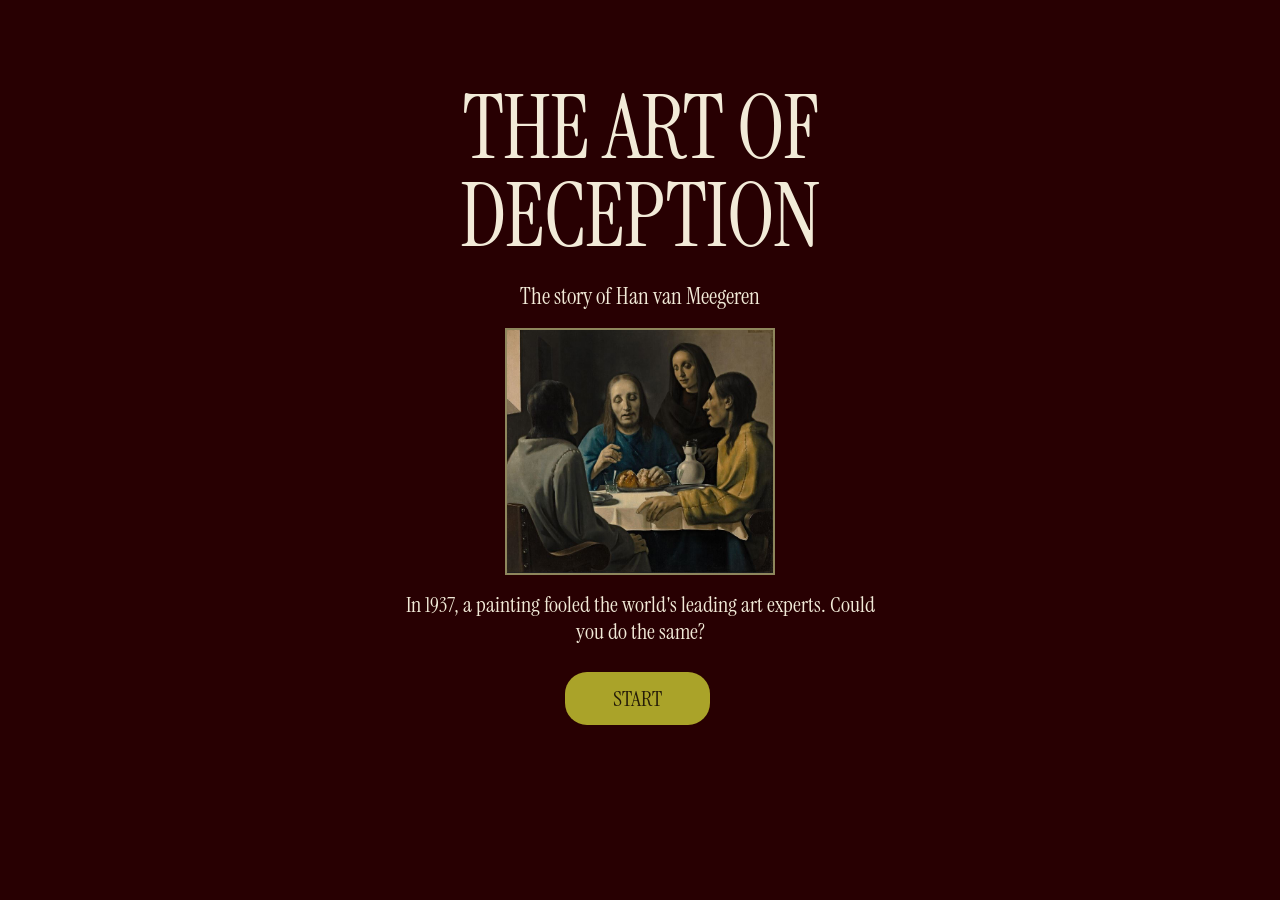
<file: index.html>
<!DOCTYPE html>
<html lang="en">
<head>
	<meta charset="UTF-8">
	<meta name="viewport" content="width=device-width, initial-scale=1.0">

	<title>Can You Fool Vermeer?</title>

<link rel="preconnect" href="https://fonts.googleapis.com">
<link href="https://fonts.googleapis.com/css2?family=Instrument+Serif:ital@0;1&display=swap" rel="stylesheet">
	<link rel="stylesheet" href="style.css">
</head>

<body>

	<main>

        <!-- MUSEUM TITLE SCREEN -->
<section id="startScreen">

    <div class="intro-label">
        AN INTERACTIVE EXHIBITION · 1937
    </div>

    <h1 class="intro-title">
        THE ART OF<br>DECEPTION
    </h1>

    <p class="intro-subtitle">
        The story of Han van Meegeren
    </p>

    <div class="intro-artwork">
        <img src="emmaus.png" alt="The Supper at Emmaus">
    </div>

    <p class="intro-question">
        In 1937, a painting fooled the world's leading art experts.
        Could you do the same?
    </p>

    <button id="startGame">
        START
    </button>

    <p class="intro-footer">
        A SHORT INTERACTIVE MUSEUM EXPERIENCE
    </p>

</section>
<!-- game introduction -->
<!-- intro story -->
<section id="gameIntro" class="game-screen" hidden>

    <div class="stage-label">THE NETHERLANDS · 1937</div>

    <h1>The Art of Deception</h1>

    <div class="museum-card">

        <h2>THE STORY OF HAN VAN MEEGEREN</h2>

        <p>
            Han van Meegeren was a Dutch painter who felt
            that art experts never recognised his talent.
        </p>

        <p>
            He wanted to prove them wrong, so he started
            making fake paintings in the style of Johannes Vermeer.
        </p>

        <p>
            By ageing canvases and experimenting with paint,
            he managed to fool some of the greatest art experts
            of his time.
        </p>

        <h2>NOW IT'S YOUR TURN</h2>

        <p>
            You're stepping into the forger's workshop.
            Age your canvas, mix the right pigments,
            and recreate a convincing painting.
        </p>

        <p>
            Once you're finished, three judges will decide
            whether your forgery is believable.
        </p>

        <p><strong>Can you fool the experts?</strong></p>

    </div>

    <button id="beginForgery" class="continue-button" type="button">
        BEGIN YOUR FORGERY
    </button>

</section>

<section id="prepareScreen" class="game-screen">
    <div class="stage-label">STAGE I</div>

    <h1>Prepare the Forgery</h1>

    <p class="stage-description">
        A convincing forgery needs to look centuries old.
        Time the ageing process carefully.
    </p>

    <div class="museum-card">
        <h2>AGE THE CANVAS</h2>

        <p>
            Stop the marker inside the target area.
            The closer to the centre, the better your forgery.
        </p>
        
<p class="ageing-instruction">
    CANVAS AGEING
</p>
        <div class="timing-bar" id="timingBar">
            <div class="target-zone"></div>
            <div class="perfect-zone"></div>
            <div class="timing-marker" id="timingMarker"></div>
        </div>

        <button id="stopTiming">STOP</button>

        <div id="timingResult" class="timing-result"></div>
    </div>

    <button id="continueToPainting" class="continue-button hidden">
        CONTINUE TO FORGERY
    </button>
</section>


<!-- STAGE 2 - PREPARE THE PAINT -->
<section id="paintScreen" class="game-screen" hidden>

    <div class="stage-label">STAGE II</div>

    <h1>Prepare the Paint</h1>

    <p class="stage-description">
        A convincing forgery requires more than talent.
        Mix your pigments to create the perfect antique shade.
    </p>

    <div class="museum-card">
        <h2>MIX THE PIGMENTS</h2>

        <p>
            Adjust the pigment mixture to match
            the secret colour of the master forger.
        </p>

        <div class="pigment-comparison">
    <div>
        <div class="paint-preview" id="targetPaint"></div>
        <p>MASTER'S PIGMENT</p>
    </div>

    <div>
        <div class="paint-preview" id="paintPreview"></div>
        <p>YOUR MIXTURE</p>
    </div>
</div>

        <p class="ageing-instruction">
            PIGMENT MIXING
        </p>

          <div class="pigment-controls">
    <label for="redPigment">RED PIGMENT — WARMTH</label>
    <input type="range" id="redPigment" min="0" max="255" value="80">

    <label for="yellowPigment">YELLOW PIGMENT — GOLDEN TONE</label>
    <input type="range" id="yellowPigment" min="0" max="255" value="165">

    <label for="bluePigment">BLUE PIGMENT — COOLNESS</label>
    <input type="range" id="bluePigment" min="0" max="255" value="90">
</div>
        

        <button id="mixPaint" type="button">
            FINISH MIXING
        </button>

        <div id="paintResult" class="timing-result"></div>
    </div>

    <button
        id="continueToDrawing"
        class="continue-button hidden"
        type="button"
    >
        CONTINUE TO PAINTING
    </button>

</section>

		<div class="game" id="drawingScreen" hidden>
            <header class="drawing-heading">
                <h1>Can You Fool Vermeer?</h1>
                <p>Recreate the painting as accurately as possible.</p>
            </header>

			<div>
				<h2>Reference</h2>

				<div class="reference">
					<img id="referenceImage" src="head-of-christ.png" alt="The Head of Christ, a forgery by Han van Meegeren">
				</div>
			</div>

			<div>
				<h2>Your Painting</h2>
<p id="canvasCondition"></p>
				<canvas id="canvas"></canvas>

<div class="tools">

    <label>
        Colour
        <input type="color" id="colorPicker" value="#222222">
    </label>

    <label>
        Brush
        <input type="range" id="brushSize" min="2" max="50" value="8">
    </label>

</div>
<button id="charcoalTool" type="button">Charcoal</button>
<button id="eraserTool" type="button">Eraser</button>
<button id="undo" type="button">Undo</button>
<button id="clear">Clear</button>
<button id="submit">Submit Painting</button>

			</div>

		</div>


<!-- COURTROOM SCENE -->
<section id="courtroomScreen" class="courtroom-screen" hidden>

    <p class="courtroom-eyebrow">THE FORGER'S TRIAL · 1945</p>
    <h2>THE COURT IS NOW IN SESSION</h2>
    <p class="courtroom-subtitle">
        Three experts will decide the fate of your forgery.
    </p>

    <div class="courtroom-artwork">
        <h3>THE EVIDENCE</h3>
        <img id="courtroomPainting" width="800" height="600" alt="Your submitted forgery">
    </div>

    <div class="judge-bench">

        <div class="judge">
        
            <h3>THE HISTORIAN</h3>
            <div class="judge-plaque" id="judgeScore1">?</div>
            <p id="judgeComment1">Awaiting verdict...</p>
        </div>

        <div class="judge">
            <h3>THE ART CRITIC</h3>
            <div class="judge-plaque" id="judgeScore2">?</div>
            <p id="judgeComment2">Awaiting verdict...</p>
        </div>

        <div class="judge">
            <h3>THE COLLECTOR</h3>
            <div class="judge-plaque" id="judgeScore3">?</div>
            <p id="judgeComment3">Awaiting verdict...</p>
        </div>

    </div>

    <div id="courtroomVerdict" class="courtroom-verdict" hidden>
        <h3>THE FINAL VERDICT</h3>
        <p id="courtroomFinalScore"></p>
        <p id="courtroomFinalMessage"></p>
        <div id="verdictStamp" class="verdict-stamp"></div>
        <button id="courtroomRestart">TRY AGAIN</button>
    </div>

</section>

		<div id="result" class="hidden">

			<h2>Your Vermeer Score</h2>

			<div id="score">0%</div>

			<p id="message"></p>

		</div>

	</main>

	<script src="script.js"></script>

<!-- PAGE RIP TRANSITION -->
<div id="pageRip" class="page-rip-overlay" aria-hidden="true">
    <div class="rip-half rip-top"></div>
    <div class="rip-half rip-bottom"></div>
</div>
</body>
</html>
</file>
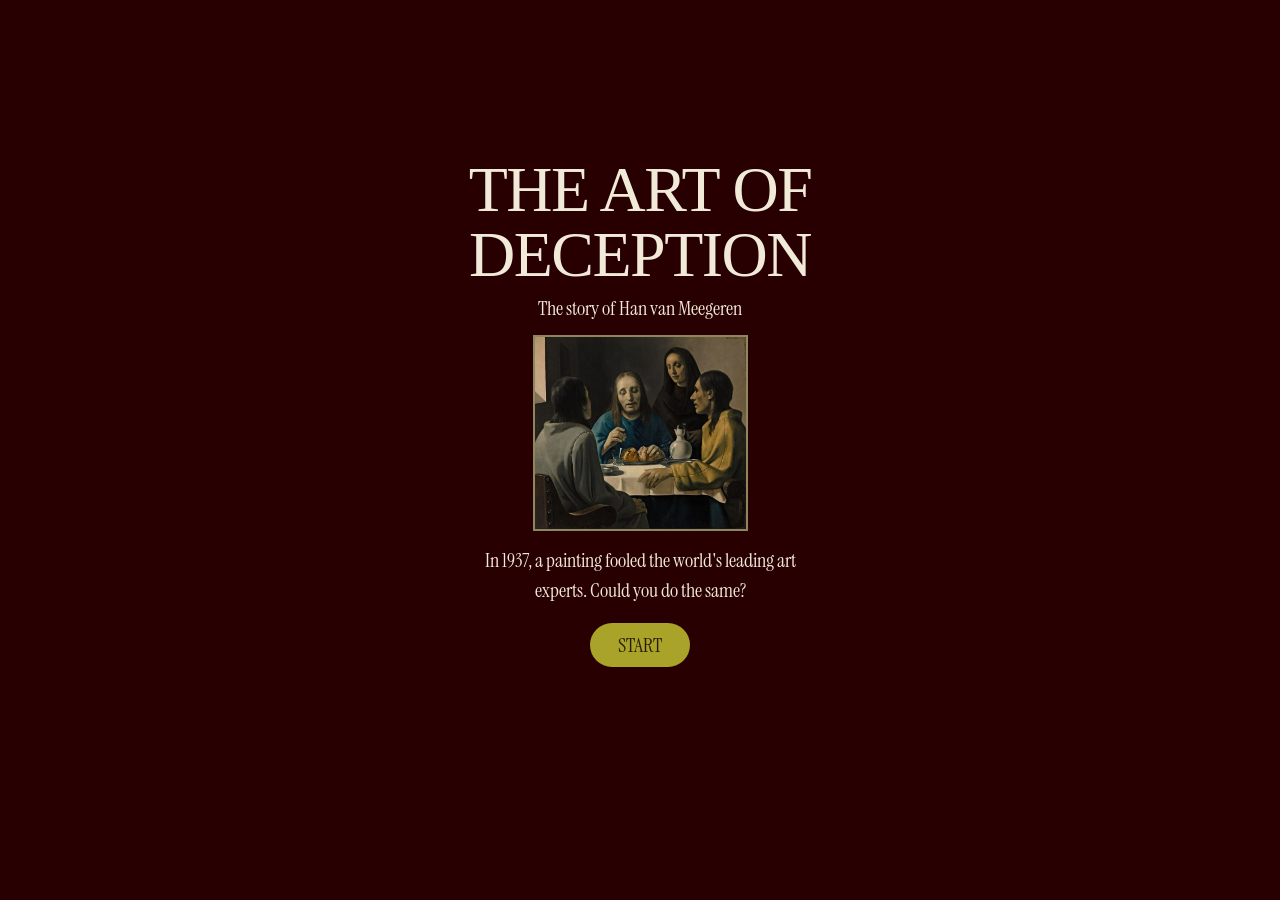
<file: Vermeer_iPad_Figma_Match/index.html>
<!DOCTYPE html>
<html lang="en">
<head>
	<meta charset="UTF-8">
	<meta name="viewport" content="width=device-width, initial-scale=1.0">

	<title>Can You Fool Vermeer?</title>

<link rel="preconnect" href="https://fonts.googleapis.com">
<link href="https://fonts.googleapis.com/css2?family=Instrument+Serif:ital@0;1&display=swap" rel="stylesheet">
	<link rel="stylesheet" href="style.css">
</head>

<body>

	<main>

        <!-- MUSEUM TITLE SCREEN -->
<section id="startScreen">

    <div class="intro-label">
        AN INTERACTIVE EXHIBITION · 1937
    </div>

    <h1 class="intro-title">
        THE ART OF<br>DECEPTION
    </h1>

    <p class="intro-subtitle">
        The story of Han van Meegeren
    </p>

    <div class="intro-artwork">
        <img src="emmaus.png" alt="The Supper at Emmaus">
    </div>

    <p class="intro-question">
        In 1937, a painting fooled the world's leading art experts.
        Could you do the same?
    </p>

    <button id="startGame">
        START
    </button>

    <p class="intro-footer">
        A SHORT INTERACTIVE MUSEUM EXPERIENCE
    </p>

</section>
<!-- game introduction -->
<!-- intro story -->
<section id="gameIntro" class="game-screen" hidden>

    <div class="stage-label">THE NETHERLANDS · 1937</div>

    <h1>The Art of Deception</h1>

    <div class="museum-card">

        <h2>THE STORY OF HAN VAN MEEGEREN</h2>

        <p>
            Han van Meegeren was a Dutch painter who felt
            that art experts never recognised his talent.
        </p>

        <p>
            He wanted to prove them wrong, so he started
            making fake paintings in the style of Johannes Vermeer.
        </p>

        <p>
            By ageing canvases and experimenting with paint,
            he managed to fool some of the greatest art experts
            of his time.
        </p>

        <h2>NOW IT'S YOUR TURN</h2>

        <p>
            You're stepping into the forger's workshop.
            Age your canvas, mix the right pigments,
            and recreate a convincing painting.
        </p>

        <p>
            Once you're finished, three judges will decide
            whether your forgery is believable.
        </p>

        <p><strong>Can you fool the experts?</strong></p>

    </div>

    <button id="beginForgery" class="continue-button" type="button">
        BEGIN YOUR FORGERY
    </button>

      
</button>

</section>

<section id="prepareScreen" class="game-screen">
    <div class="stage-label">STAGE I</div>

    <h1>Prepare the Forgery</h1>

    <p class="stage-description">
        A convincing forgery needs to look centuries old.
        Time the ageing process carefully.
    </p>

    <div class="museum-card">
        <h2>AGE THE CANVAS</h2>

        <p>
            Stop the marker inside the target area.
            The closer to the centre, the better your forgery.
        </p>
        
<p class="ageing-instruction">
    CANVAS AGEING
</p>
        <div class="timing-bar" id="timingBar">
            <div class="target-zone"></div>
            <div class="perfect-zone"></div>
            <div class="timing-marker" id="timingMarker"></div>
        </div>

        <button id="stopTiming">STOP</button>

        <div id="timingResult" class="timing-result"></div>
    </div>

    <button id="continueToPainting" class="continue-button hidden">
        CONTINUE TO FORGERY
    </button>
</section>


<!-- STAGE 2 - PREPARE THE PAINT -->
<section id="paintScreen" class="game-screen" hidden>

    <div class="stage-label">STAGE II</div>

    <h1>Prepare the Paint</h1>

    <p class="stage-description">
        A convincing forgery requires more than talent.
        Mix your pigments to create the perfect antique shade.
    </p>

    <div class="museum-card">
        <h2>MIX THE PIGMENTS</h2>

        <p>
            Adjust the pigment mixture to match
            the secret colour of the master forger.
        </p>

        <div class="pigment-comparison">
    <div>
        <div class="paint-preview" id="targetPaint"></div>
        <p>MASTER'S PIGMENT</p>
    </div>

    <div>
        <div class="paint-preview" id="paintPreview"></div>
        <p>YOUR MIXTURE</p>
    </div>
</div>

        <p class="ageing-instruction">
            PIGMENT MIXING
        </p>

          <div class="pigment-controls">
    <label for="redPigment">RED PIGMENT — WARMTH</label>
    <input type="range" id="redPigment" min="0" max="255" value="80">

    <label for="yellowPigment">YELLOW PIGMENT — GOLDEN TONE</label>
    <input type="range" id="yellowPigment" min="0" max="255" value="165">

    <label for="bluePigment">BLUE PIGMENT — COOLNESS</label>
    <input type="range" id="bluePigment" min="0" max="255" value="90">
</div>
        

        <button id="mixPaint" type="button">
            FINISH MIXING
        </button>

        <div id="paintResult" class="timing-result"></div>
    </div>

    <button
        id="continueToDrawing"
        class="continue-button hidden"
        type="button"
    >
        CONTINUE TO PAINTING
    </button>

</section>

		<div class="game" id="drawingScreen" hidden>
            <header class="drawing-heading">
                <h1>Can You Fool Vermeer?</h1>
                <p>Recreate the painting as accurately as possible.</p>
            </header>

			<div>
				<h2>Reference</h2>

				<div class="reference">
					<img id="referenceImage" src="head-of-christ.png" alt="The Head of Christ, a forgery by Han van Meegeren">
				</div>
			</div>

			<div>
				<h2>Your Painting</h2>
<p id="canvasCondition"></p>
				<canvas id="canvas"></canvas>

<div class="tools">

    <label>
        Colour
        <input type="color" id="colorPicker" value="#222222">
    </label>

    <label>
        Brush
        <input type="range" id="brushSize" min="2" max="50" value="8">
    </label>

</div>
<button id="charcoalTool" type="button">Charcoal</button>
<button id="eraserTool" type="button">Eraser</button>
<button id="undo" type="button">Undo</button>
<button id="clear">Clear</button>
<button id="submit">Submit Painting</button>

			</div>

		</div>


<!-- COURTROOM SCENE -->
<section id="courtroomScreen" class="courtroom-screen" hidden>

    <p class="courtroom-eyebrow">THE FORGER'S TRIAL · 1945</p>
    <h2>THE COURT IS NOW IN SESSION</h2>
    <p class="courtroom-subtitle">
        Three experts will decide the fate of your forgery.
    </p>

    <div class="courtroom-artwork">
        <h3>THE EVIDENCE</h3>
        <img id="courtroomPainting" alt="Your submitted forgery">
    </div>

    <div class="judge-bench">

        <div class="judge">
        
            <h3>THE HISTORIAN</h3>
            <div class="judge-plaque" id="judgeScore1">?</div>
            <p id="judgeComment1">Awaiting verdict...</p>
        </div>

        <div class="judge">
            <h3>THE ART CRITIC</h3>
            <div class="judge-plaque" id="judgeScore2">?</div>
            <p id="judgeComment2">Awaiting verdict...</p>
        </div>

        <div class="judge">
            <h3>THE COLLECTOR</h3>
            <div class="judge-plaque" id="judgeScore3">?</div>
            <p id="judgeComment3">Awaiting verdict...</p>
        </div>

    </div>

    <div id="courtroomVerdict" class="courtroom-verdict" hidden>
        <h3>THE FINAL VERDICT</h3>
        <p id="courtroomFinalScore"></p>
        <p id="courtroomFinalMessage"></p>
        <div id="verdictStamp" class="verdict-stamp"></div>
        <button id="courtroomRestart">TRY AGAIN</button>
    </div>

</section>

		<div id="result" class="hidden">

			<h2>Your Vermeer Score</h2>

			<div id="score">0%</div>

			<p id="message"></p>

		</div>

	</main>

	<script src="script.js"></script>

<!-- PAGE RIP TRANSITION -->
<div id="pageRip" class="page-rip-overlay" aria-hidden="true">
    <div class="rip-half rip-top"></div>
    <div class="rip-half rip-bottom"></div>
</div>
</body>
</html>
</file>
<file: style.css>
/* Vermeer museum game - colours and layout */
:root {
  --red: #280002;
  --cream: #f2ead8;
  --olive: #aaa329;
  --paper: #8b8359;
  --orange: #d98f62;
}
* { box-sizing: border-box; }
[hidden], .hidden { display: none !important; }
html { -webkit-text-size-adjust: 100%; }
body { margin: 0; background: var(--red); color: var(--cream); font: 20px/1.4 'Instrument Serif', Georgia, serif; }
main { max-width: 1200px; margin: auto; padding: 22px 28px 45px; }
h1, h2, h3 { font-weight: normal; color: var(--cream); margin: 0 0 14px; }
h1 { font-size: clamp(40px, 5vw, 64px); }
h2 { font-size: 30px; }
h3 { font-size: 25px; }
p { margin: 10px 0; }
button { font: 22px 'Instrument Serif', Georgia, serif; background: var(--olive); color: #251c08; border: 0; border-radius: 22px; padding: 12px 26px; min-height: 48px; cursor: pointer; margin: 10px 5px 0 0; }
button:hover { filter: brightness(1.1); }
button:disabled { opacity: .55; }
.continue-button, #submit { background: var(--orange); }

/* Main menu */
#startScreen { min-height: 85svh; display: flex; flex-direction: column; justify-content: center; align-items: center; text-align: center; gap: 6px; }
.intro-label, .intro-footer { display: none; }
.intro-title { font-size: clamp(52px, 7vw, 88px); line-height: 1; letter-spacing: -1px; }
.intro-subtitle { font-size: 23px; margin: 0 0 10px; }
.intro-artwork { width: min(28vw, 270px); min-width: 160px; border: 2px solid #8e865c; }
.intro-artwork img { display: block; width: 100%; }
.intro-question { max-width: 470px; font-size: 22px; line-height: 1.25; }
#startGame { min-width: 145px; }

/* Story and the two preparation games */
.game-screen { text-align: center; padding: 22px 12px; min-height: 75svh; }
.stage-label { font-size: 18px; letter-spacing: 2px; }
.stage-description { max-width: 650px; margin: 0 auto 18px; font-size: 22px; }
.museum-card { max-width: 780px; margin: 0 auto; padding: 14px 24px; }
.museum-card p { line-height: 1.35; }
#gameIntro h1 { font-size: 42px; }
#gameIntro .museum-card h2 { font-size: 27px; margin: 12px 0 5px; }
#gameIntro .museum-card p { font-size: 19px; margin: 7px 0; }
#gameIntro .museum-card { max-width: 760px; }
.timing-bar { position: relative; height: 85px; background: #eee5a3; border-radius: 12px; overflow: hidden; margin: 25px auto 15px; }
.target-zone { position: absolute; left: 35%; width: 30%; height: 100%; background: #b6b29b; }
.perfect-zone { position: absolute; left: 46%; width: 8%; height: 100%; background: #8a8970; }
.timing-marker { position: absolute; left: 0; width: 5px; height: 100%; background: #fff9dc; }
.ageing-instruction { letter-spacing: 2px; }
.timing-result { min-height: 30px; font-size: 22px; }
#prepareScreen { display: none; }
#continueToPainting, #continueToDrawing { display: block; width: fit-content; margin: 20px 0 0 auto; }
.pigment-comparison { display: flex; justify-content: center; gap: 55px; margin: 12px auto; }
.paint-preview { width: 135px; height: 135px; background: var(--paper); border: 2px solid #b2a578; }
#targetPaint { background: rgb(194, 102, 41); }
.pigment-comparison p { font-size: 18px; }
.pigment-controls { max-width: 480px; margin: 15px auto; text-align: left; display: flex; flex-direction: column; gap: 6px; }
.pigment-controls label { font-size: 19px; }
.pigment-controls input { width: 100%; height: 28px; accent-color: var(--olive); }

/* Drawing screen */
#drawingScreen { display: none; grid-template-columns: minmax(0,1fr) minmax(0,1fr); gap: 16px 30px; max-width: 1120px; margin: 12px auto; align-items: start; }
.drawing-heading { grid-column: 1 / -1; text-align: center; }
.drawing-heading h1 { font-size: 48px; margin: 0; }
.drawing-heading p { margin: 4px 0 10px; }
#drawingScreen > div { min-width: 0; position: relative; }
#drawingScreen h2 { font-size: 28px; margin: 0 0 10px; }
.reference, #canvas { display: block; width: 100%; height: clamp(300px, 48svh, 530px); border: 0; background: var(--paper); }
.reference { border: 2px solid #b4a569; background: #1a0707; }
.reference img { width: 100%; height: 100%; display: block; object-fit: contain; }
#canvas { cursor: crosshair; touch-action: none; }
#canvasCondition { position: absolute; top: 0; right: 0; transform: translateY(-100%); font-size: 15px; margin: 0; }
.tools { display: flex; align-items: center; flex-wrap: wrap; gap: 15px; padding: 12px 0 0; }
.tools label { display: inline-flex; align-items: center; gap: 8px; font-size: 19px; }
.tools input[type=range] { width: 130px; accent-color: var(--olive); }
.tools input[type=color] { width: 45px; height: 36px; }
#drawingScreen button { padding: 9px 17px; font-size: 19px; margin: 7px 3px 0 0; }
#charcoalTool.active-tool, #eraserTool.active-tool { background: #e1dba0; }

/* Courtroom */
.courtroom-screen { max-width: 1050px; margin: auto; padding: 20px; text-align: center; }
.courtroom-eyebrow { font-size: 17px; letter-spacing: 2px; }
.courtroom-screen h2 { font-size: 44px; }
.courtroom-subtitle { font-size: 21px; }
.courtroom-artwork { max-width: 420px; margin: 15px auto 22px; padding: 10px; background: #827b54; border: 2px solid #b9a66a; }
.courtroom-artwork h3 { margin-bottom: 8px; }
#courtroomPainting { display: block; width: 100%; max-height: 320px; object-fit: contain; background: #827b54; }
.judge-bench { display: grid; grid-template-columns: repeat(3, 1fr); gap: 12px; }
.judge { border: 1px solid #766c49; padding: 12px; }
.judge h3 { font-size: 23px; }
.judge p { font-size: 19px; }
.judge-plaque { background: var(--paper); color: #241719; padding: 12px; max-width: 140px; margin: auto; font-size: 34px; }
.courtroom-verdict { margin-top: 18px; }
#courtroomFinalScore { font-size: 35px; }
.verdict-stamp { display: none; margin: 16px auto; padding: 8px 18px; width: fit-content; border: 5px double currentColor; font-size: 32px; font-weight: bold; transform: rotate(-10deg); }
.verdict-stamp.success { color: #d9b76e; }
.verdict-stamp.failure { color: #c94b48; }
.verdict-stamp.stamp-active { display: block; animation: stampIn .5s ease-out; }
@keyframes stampIn { from { opacity: 0; transform: rotate(-10deg) scale(2); } to { opacity: 1; transform: rotate(-10deg) scale(1); } }
#result { display: none; }

/* Small fade when changing screens */
@keyframes fadeIn { from { opacity: 0; } to { opacity: 1; } }
.museum-fade-in { animation: fadeIn .5s ease-out; }

/* Restart page-rip animation */
.page-rip-overlay { position: fixed; inset: 0; z-index: 999; display: none; pointer-events: none; overflow: hidden; }
.page-rip-overlay.active { display: block; }
.rip-half { position: absolute; left: 0; width: 100%; height: 52%; background: #d4bd91; }
.rip-top { top: 0; }
.rip-bottom { bottom: 0; }
.page-rip-overlay.active .rip-top { animation: ripUp 1.1s ease-in forwards; }
.page-rip-overlay.active .rip-bottom { animation: ripDown 1.1s ease-in forwards; }
@keyframes ripUp { to { transform: translateY(-110%) rotate(-3deg); } }
@keyframes ripDown { to { transform: translateY(110%) rotate(3deg); } }

/* iPad landscape: make things easy to read and tap */
@media (orientation: landscape) and (pointer: coarse) {
  main { max-width: none; padding: 15px 28px; }
  button { font-size: 23px; min-height: 50px; }
  #startScreen { min-height: 95svh; }
  .intro-artwork { width: min(24vw, 230px); }
  .intro-title { font-size: clamp(55px, 7vw, 82px); }
  .game-screen { padding: 14px; }
  #drawingScreen { max-width: none; gap: 10px 24px; }
  .reference, #canvas { height: clamp(280px, 45svh, 470px); }
  #drawingScreen button { font-size: 21px; min-height: 48px; }
  .courtroom-artwork { max-width: 380px; }
}
@media (max-width: 750px) and (orientation: portrait) {
  main { padding: 15px; }
  #drawingScreen { grid-template-columns: 1fr; }
  .drawing-heading { grid-column: 1; }
  .intro-artwork { width: 210px; }
  .judge-bench { gap: 5px; }
  .judge { padding: 5px; }
  .judge h3 { font-size: 17px; }
  .judge p { font-size: 15px; }
}

/* iPad layout fixes */
#continueToPainting, #continueToDrawing {
  display: block;
  width: fit-content;
  margin: 22px auto 0;
}
#prepareScreen, #paintScreen { max-width: 1000px; margin: 0 auto; }
#prepareScreen .museum-card, #paintScreen .museum-card { max-width: 820px; }
#prepareScreen .timing-bar { width: min(100%, 700px); }
#paintScreen .pigment-controls { max-width: 560px; }
#paintScreen .paint-preview { width: 145px; height: 145px; }
#drawingScreen { max-width: 1080px; column-gap: 26px; margin: 18px auto; }
#drawingScreen .reference, #drawingScreen #canvas {
  width: 100%; height: auto; aspect-ratio: 4 / 3;
}
#drawingScreen .reference { overflow: hidden; display: flex; justify-content: center; align-items: center; }
#drawingScreen .reference img { height: 100%; width: 100%; object-fit: contain; }
#drawingScreen #canvas { display: block; }
#drawingScreen .tools { justify-content: center; padding-top: 15px; }
#drawingScreen > div:last-child { text-align: center; }
#drawingScreen > div:last-child h2 { text-align: left; }
#canvasCondition { position: static; transform: none; text-align: left; margin: 0 0 6px; }
.courtroom-artwork { max-width: 500px; }
#courtroomPainting {
  display: block;
  width: 100%; height: auto; max-height: none;
  aspect-ratio: 4 / 3; object-fit: contain;
}
@media (orientation: landscape) and (pointer: coarse) {
  main { padding: 16px 28px 30px; }
  .game-screen { min-height: 0; padding: 18px 10px 30px; }
  .game-screen h1 { font-size: clamp(43px, 5vw, 64px); }
  .stage-description { font-size: 23px; max-width: 760px; }
  .museum-card { padding: 16px 22px; }
  .museum-card h2 { font-size: 32px; }
  .museum-card p { font-size: 21px; }
  #prepareScreen .timing-bar { height: 88px; }
  #paintScreen .pigment-controls label { font-size: 21px; }
  #paintScreen .pigment-controls input { height: 35px; }
  #continueToPainting, #continueToDrawing { margin: 22px auto 0; }
  #drawingScreen { max-width: 1120px; gap: 12px 22px; }
  #drawingScreen .reference, #drawingScreen #canvas {
    height: auto; aspect-ratio: 4 / 3;
  }
  .drawing-heading h1 { font-size: 48px; }
  .drawing-heading p { font-size: 22px; }
  #drawingScreen h2 { font-size: 27px; }
  #drawingScreen button { font-size: 21px; padding: 10px 17px; }
  .courtroom-screen { max-width: 1120px; }
  .courtroom-artwork { max-width: 500px; }
  .judge h3 { font-size: 24px; }
  .judge p { font-size: 20px; }
}
@media (max-width: 750px) and (orientation: portrait) {
  #drawingScreen { grid-template-columns: 1fr; }
  .drawing-heading { grid-column: 1; }
}



/* Reference painting */

#drawingScreen .reference {
    width: 100%;
    aspect-ratio: 4 / 3;
    overflow: hidden;
    margin-top: 24px;
    background: #170707;
}

#drawingScreen .reference img {
    width: 100%;
    height: 100%;
    object-fit: cover;
    object-position: center 35%;
    transform: scale(0.99);
}
</file>
<file: Vermeer_iPad_Figma_Match/style.css>
body {
    margin: 0;
    background: #eee9df;
    color: #252525;
    font-family: Georgia, serif;
}

main {
    max-width: 1000px;
    margin: auto;
    padding: 40px;
}

h1 {
    font-size: 42px;
}

.game {
    display: grid;
    grid-template-columns: 1fr 1fr;
    gap: 30px;
}

.reference,
canvas {
    width: 100%;
    aspect-ratio: 4 / 3;
    border: 2px solid #252525;
    background: #d8c7a5;
}

.reference {
    display: flex;
    align-items: center;
    justify-content: center;
    text-align: center;
}

canvas {
    cursor: crosshair;
}

button {
    margin-top: 12px;
    padding: 12px 20px;
    border: none;
    background: #252525;
    color: white;
    cursor: pointer;
    font-size: 16px;
}

#result {
    margin-top: 40px;
    text-align: center;
    padding: 30px;
    border: 2px solid #252525;
}

#score {
    font-size: 70px;
    font-weight: bold;
}

.hidden {
    display: none;
}

.reference img {
    width: 100%;
    height: 100%;
    object-fit: contain;
    display: block;
}

.game-screen {
    min-height: 80vh;
    text-align: center;
    padding: 40px;
}

.stage-label {
    font-family: Arial, sans-serif;
    letter-spacing: 5px;
    font-size: 13px;
    opacity: 0.6;
    margin-bottom: 10px;
}

.stage-description {
    max-width: 550px;
    margin: 0 auto 40px;
    line-height: 1.6;
}

.museum-card {
    max-width: 700px;
    margin: 0 auto;
    padding: 40px;
    border: 1px solid #6b604d;
    background: #e5ddcd;
}

.timing-bar {
    position: relative;
    width: 100%;
    height: 60px;
    background: #28251f;
    margin: 35px 0;
    overflow: hidden;
}

/* Good timing area */
.target-zone {
    position: absolute;
    left: 35%;
    width: 30%;
    height: 100%;
    background: #807657;
}

/* Perfect timing area */
.perfect-zone {
    position: absolute;
    left: 46%;
    width: 8%;
    height: 100%;
    background: #b9a66a;
}

.timing-marker {
    position: absolute;
    left: 0;
    width: 6px;
    height: 100%;
    background: white;
}

.timing-result {
    margin-top: 25px;
    min-height: 50px;
    font-size: 22px;
}

.continue-button {
    margin-top: 30px;
    padding: 15px 30px;
}

.hidden {
    display: none;
}

#drawingScreen {
    display: none;
}

/* EXPERT VERDICT */

#result {
    background: #211e19;
    color: #f1e7d4;
    border: 2px solid #b9a66a;
    padding: 45px 30px;
    margin-top: 50px;
    text-align: center;
}

.verdict-label {
    font-family: Arial, sans-serif;
    letter-spacing: 4px;
    font-size: 12px;
    color: #c9ac75;
    margin-bottom: 25px;
}

.verdict-title {
    font-size: 38px;
    margin-bottom: 30px;
}

.score-breakdown {
    max-width: 400px;
    margin: 20px auto;
    padding: 20px;
    border-top: 1px solid #756449;
    border-bottom: 1px solid #756449;
    font-family: Arial, sans-serif;
}

.final-score {
    font-size: 80px;
    color: #c9ac75;
    margin: 25px 0;
}

.history-reveal {
    max-width: 550px;
    margin: 40px auto 20px;
    padding-top: 25px;
    border-top: 1px solid #756449;
    line-height: 1.7;
}

.history-reveal h3 {
    color: #c9ac75;
    letter-spacing: 3px;
}

#result button {
    background: #c9ac75;
    color: #211e19;
    font-weight: bold;
    margin-top: 20px;
}


/* ==================================
   VINTAGE MUSEUM REDESIGN
   ================================== */

body {
    margin: 0;
    background:
        radial-gradient(
            ellipse at 50% 15%,
            #542b30 0%,
            #2c171c 55%,
            #140e11 100%
        );
    color: #eee2c8;
    font-family: Georgia, "Times New Roman", serif;
    min-height: 100vh;
}

/* Subtle antique texture */
body::before {
    content: "";
    position: fixed;
    inset: 0;
    pointer-events: none;
    opacity: 0.13;
    background-image:
        repeating-linear-gradient(
            45deg,
            transparent 0px,
            transparent 3px,
            #c4a36b 4px,
            transparent 5px
        );
    z-index: 0;
}

main {
    position: relative;
    z-index: 1;
    max-width: 1200px;
    margin: 35px auto;
    padding: 50px;
    border: 1px solid #8c7044;
    box-shadow:
        0 0 0 7px #211619,
        0 0 0 9px #8c7044,
        0 25px 80px #0008;
    background: rgba(25, 16, 19, 0.85);
}

/* Museum exhibition headings */
h1 {
    font-size: clamp(38px, 5vw, 68px);
    font-weight: normal;
    letter-spacing: 2px;
    text-align: center;
    color: #e7cf98;
    margin-bottom: 20px;
}

h2 {
    font-weight: normal;
    letter-spacing: 2px;
    color: #e7cf98;
}

.stage-label {
    color: #c7a46c;
    letter-spacing: 6px;
    font-size: 14px;
}

.stage-description {
    color: #d5c4a9;
    font-size: 18px;
    line-height: 1.8;
}

/* The minigame looks like an exhibit */
.museum-card {
    background:
        linear-gradient(
            145deg,
            #3d2925,
            #241a1a
        );
    border: 2px solid #a48752;
    box-shadow:
        inset 0 0 0 5px #241a1a,
        inset 0 0 0 6px #715934,
        0 20px 45px #0007;
    padding: 45px;
    max-width: 700px;
}

/* Antique gold buttons */
button {
    background: #b99a69;
    color: #211719;
    border: 1px solid #b99a69;
    padding: 14px 28px;
    font-family: Georgia, serif;
    font-size: 15px;
    letter-spacing: 1px;
    cursor: pointer;
}

button:hover {
    background: #d5b785;
}

button:disabled {
    opacity: 0.5;
    cursor: default;
    transform: none;
}

/* Reference painting frame */
.reference {
    background: #191211;
    border: 10px ridge #a88649;
    box-shadow:
        0 0 0 3px #3d2818,
        0 15px 35px #0009;
    box-sizing: border-box;
}

.reference img {
    width: 100%;
    height: 100%;
    object-fit: contain;
}

/* Drawing canvas frame */
canvas {
    border: 8px ridge #a88649;
    box-sizing: border-box;
    box-shadow: 0 15px 35px #0008;
    background: #d8c7a5;
    touch-action: none;
}

/* Painting controls */
.tools {
    color: #e9d8b8;
    padding-top: 20px;
}

/* Timing bar */
.timing-bar {
    border: 2px solid #b79a64;
    box-shadow: 0 0 25px #0007;
}

/* Responsive for smaller screens */
@media (max-width: 750px) {
    main {
        margin: 15px;
        padding: 20px;
    }

    .game {
        grid-template-columns: 1fr;
    }

    .museum-card {
        padding: 20px;
    }
}


/* MUSEUM TITLE SCREEN */

#startScreen {
    min-height: 80vh;
    display: flex;
    flex-direction: column;
    align-items: center;
    justify-content: center;
    text-align: center;
    padding: 35px 15px;
    animation: museumFade 0.8s ease;
}

.intro-label {
    font-family: Arial, sans-serif;
    color: #c9ac75;
    letter-spacing: 5px;
    font-size: 12px;
    margin-bottom: 25px;
}

.intro-title {
    font-size: clamp(48px, 7vw, 100px);
    line-height: 1.05;
    letter-spacing: 5px;
    margin: 0;
}

.intro-subtitle {
    font-size: 21px;
    font-style: italic;
    color: #d8c9ac;
    margin: 20px 0 35px;
}

.intro-artwork {
    width: min(100%, 350px);
    padding: 9px;
    background: #a7958b;
    border: 7px ridge #b08a49;
    box-shadow: 0 20px 50px #0009;
}

.intro-artwork img {
    width: 100%;
    display: block;
}

.intro-question {
    max-width: 470px;
    line-height: 1.8;
    font-size: 18px;
    margin: 35px auto 25px;
    color: #e1d1b6;
}

#startGame {
    padding: 19px 40px;
    font-size: 16px;
}

.intro-footer {
    margin-top: 35px;
    font-family: Arial, sans-serif;
    font-size: 10px;
    letter-spacing: 3px;
    color: #a58c67;
}

@keyframes museumFade {
    from {
        opacity: 0;
        transform: translateY(15px);
    }
    to {
        opacity: 1;
        transform: translateY(0);
    }
}

/* Hide preparation until the game begins */
#prepareScreen {
    display: none;
}

#canvasCondition {
    font-family: Georgia, serif;
    font-style: italic;
    color: #c9ac75;
    font-size: 14px;
    letter-spacing: 1px;
    margin-bottom: 15px;
}


/* ANTIQUE CANVAS AGEING INSTRUMENT */

.timing-bar {
    position: relative;
    height: 76px;
    background:
        repeating-linear-gradient(
            90deg,
            transparent 0px,
            transparent 17px,
            rgba(75, 48, 22, 0.08) 18px
        ),
        linear-gradient(
            180deg,
            #e4d1a8,
            #b99c6b
        );

    border: 6px ridge #ad8849;
    border-radius: 3px;
    box-shadow:
        inset 0 3px 12px #4d301d66,
        0 12px 25px #0008;

    overflow: hidden;
}

/* GOOD AREA */
.target-zone {
    position: absolute;
    left: 40%;
    width: 20%;
    height: 100%;
    background: rgba(105, 111, 67, 0.4);
    border-left: 1px solid #777c4b;
    border-right: 1px solid #777c4b;
}

/* PERFECT AREA */
.perfect-zone {
    position: absolute;
    left: 48%;
    width: 4%;
    height: 100%;
    background: linear-gradient(
        180deg,
        #e9d49a,
        #c39b4f
    );

    box-shadow:
        0 0 18px #f5d88b99,
        inset 0 0 8px #fff6c5;
}

/* MOVING NEEDLE */
.timing-marker {
    position: absolute;
    width: 4px;
    height: 100%;
    background: #581e23;
    box-shadow: 0 0 8px #4d1c20;
    z-index: 5;
}

/* ORNAMENT ABOVE THE BAR */
.timing-bar::before {
    content: "✦";
    position: absolute;
    left: 50%;
    top: 4px;
    transform: translateX(-50%);
    color: #50321c;
    font-size: 16px;
    z-index: 4;
    pointer-events: none;
}

.ageing-instruction {
    color: #c9ac75;
    font-family: Georgia, serif;
    letter-spacing: 4px;
    font-size: 13px;
    margin-top: 30px;
}

/* Touchscreen drawing support */
#canvas {
    touch-action: none;
    cursor: crosshair;
    max-width: 100%;
    display: block;
}

#canvas {
    touch-action: none !important;
    -webkit-user-select: none;
    user-select: none;
}


/* ===== THE FORGER'S COURTROOM ===== */

.courtroom-screen {
    width: 100%;
    max-width: 1100px;
    margin: 30px auto;
    padding: 35px;
    text-align: center;
    background: #241719;
    color: #f1dfbd;
    border: 3px solid #a88751;
    border-radius: 12px;
    box-shadow: 0 20px 60px rgba(0, 0, 0, 0.5);
}

.courtroom-screen[hidden],
.courtroom-verdict[hidden] {
    display: none !important;
}

.courtroom-eyebrow {
    color: #c5a46c;
    letter-spacing: 3px;
    font-size: 12px;
}

.courtroom-screen h2 {
    color: #e8cc92;
    font-family: Georgia, serif;
    font-size: clamp(25px, 4vw, 42px);
    margin: 15px 0;
}

.courtroom-subtitle {
    color: #c9b89a;
    margin-bottom: 30px;
}

/* Submitted painting */
.courtroom-artwork {
    max-width: 430px;
    margin: 0 auto 35px;
    padding: 15px;
    background: #392820;
    border: 10px ridge #b28b4d;
    box-shadow: 0 12px 30px #0008;
}

.courtroom-artwork h3 {
    color: #e8cc92;
    margin-bottom: 12px;
}

#courtroomPainting {
    display: block;
    width: 100%;
    max-height: 300px;
    object-fit: contain;
}

/* Judges */
.judge-bench {
    display: grid;
    grid-template-columns: repeat(3, minmax(0, 1fr));
    gap: 15px;
    padding: 20px;
    background: linear-gradient(#57392a, #281710);
    border: 5px ridge #9a7043;
    border-radius: 10px;
}

.judge {
    padding: 20px 10px;
    background: #332323;
    border: 1px solid #84643f;
    border-radius: 8px;
}

.judge-icon {
    font-size: 35px;
    margin-bottom: 10px;
}

.judge h3 {
    color: #e5cb95;
    font-size: 14px;
    letter-spacing: 1px;
}

.judge-plaque {
    margin: 15px auto;
    padding: 15px 5px;
    max-width: 125px;
    background: #ead6a9;
    color: #38241d;
    border: 4px solid #9c7745;
    border-radius: 5px;
    font-family: Georgia, serif;
    font-size: 32px;
    font-weight: bold;
}

.judge p {
    color: #d2c0a5;
    font-size: 13px;
    font-style: italic;
}

/* Final verdict */
.courtroom-verdict {
    margin-top: 30px;
    padding: 25px;
    border-top: 2px solid #a88751;
}

#courtroomFinalScore {
    font-size: 38px;
    color: #e8cc92;
    font-weight: bold;
}

#courtroomRestart {
    margin-top: 15px;
    padding: 12px 28px;
    background: #a88751;
    color: #241719;
    border: none;
    border-radius: 5px;
    font-weight: bold;
    cursor: pointer;
}

/* Mobile */
@media (max-width: 600px) {
    .courtroom-screen {
        padding: 15px;
    }

    .judge-bench {
        gap: 6px;
        padding: 8px;
    }

    .judge {
        padding: 12px 4px;
    }

    .judge h3 {
        font-size: 10px;
    }

    .judge-plaque {
        font-size: 23px;
        padding: 10px 2px;
    }

    .judge p {
        font-size: 10px;
    }
}


/* ===== PAGE RIP RESTART ===== */

.page-rip-overlay {
    position: fixed;
    inset: 0;
    z-index: 9999;
    display: none;
    pointer-events: none;
    overflow: hidden;
}

.page-rip-overlay.active {
    display: block;
}

.rip-half {
    position: absolute;
    left: 0;
    width: 100%;
    height: 52%;
    background:
        repeating-linear-gradient(
            0deg,
            transparent,
            rgba(80, 45, 20, 0.035) 3px,
            transparent 6px
        ),
        #d4bd91;
    box-shadow: 0 0 40px #0007;
}

.rip-top {
    top: 0;
    clip-path: polygon(
        0 0, 100% 0, 100% 100%,
        90% 96%, 80% 100%, 70% 95%,
        60% 99%, 50% 94%, 40% 100%,
        30% 95%, 20% 99%, 10% 96%,
        0 100%
    );
}

.rip-bottom {
    bottom: 0;
    clip-path: polygon(
        0 0, 10% 4%, 20% 0%,
        30% 5%, 40% 0%, 50% 6%,
        60% 1%, 70% 5%, 80% 0%,
        90% 4%, 100% 0%,
        100% 100%, 0 100%
    );
}

.page-rip-overlay.active .rip-top {
    animation: tearTop 1.1s ease-in forwards;
}

.page-rip-overlay.active .rip-bottom {
    animation: tearBottom 1.1s ease-in forwards;
}

@keyframes tearTop {
    0%, 20% {
        transform: translateY(0);
    }
    100% {
        transform: translateY(-110%);
        rotate: -3deg;
    }
}

@keyframes tearBottom {
    0%, 20% {
        transform: translateY(0);
    }
    100% {
        transform: translateY(110%);
        rotate: 3deg;
    }
}


/* ===== COURTROOM VERDICT STAMP ===== */

.verdict-stamp {
    display: none;
    width: fit-content;
    max-width: 100%;
    margin: 25px auto;
    padding: 12px 22px;
    border: 6px double currentColor;
    border-radius: 6px;
    font-family: Georgia, serif;
    font-size: clamp(20px, 5vw, 38px);
    font-weight: 900;
    letter-spacing: 3px;
    text-align: center;
    text-transform: uppercase;
    transform: rotate(-12deg) scale(3);
    opacity: 0;
}

.verdict-stamp.success {
    color: #d9b76e;
}

.verdict-stamp.failure {
    color: #c94b48;
}

.verdict-stamp.stamp-active {
    display: block;
    animation: stampSlam 0.55s ease-out forwards;
}

@keyframes stampSlam {
    0% {
        transform: rotate(-12deg) scale(3);
        opacity: 0;
    }

    65% {
        transform: rotate(-12deg) scale(0.9);
        opacity: 1;
    }

    80% {
        transform: rotate(-12deg) scale(1.08);
    }

    100% {
        transform: rotate(-12deg) scale(1);
        opacity: 1;
    }
}


/* Drawing tools */

#charcoalTool,
#eraserTool {
    background: #382326;
    color: #e8d9b5;
    border: 1px solid #94764b;
    padding: 12px 20px;
    border-radius: 0;
    font-weight: normal;
}

#charcoalTool.active-tool,
#eraserTool.active-tool {
    background: #b99a69;
    color: #211719;
    border: 1px solid #b99a69;
    box-shadow: none;
    font-weight: normal;
}


/* MUSEUM SCREEN TRANSITIONS */

@keyframes museumFadeIn {
    from {
        opacity: 0;
        transform: translateY(12px);
    }

    to {
        opacity: 1;
        transform: translateY(0);
    }
}

.museum-fade-in {
    animation: museumFadeIn 0.7s ease-out both;
}

@media (prefers-reduced-motion: reduce) {
    .museum-fade-in {
        animation: none;
    }
}


/* ===== MAIN MENU PAINTING UPGRADE ===== */

#startScreen img {
    display: block;
    width: min(100%, 290px);
    height: auto;
    margin: 24px auto;
    border: 7px ridge #a88950;
    outline: 2px solid #4d321e;
    box-shadow:
        0 0 0 5px #291b15,
        0 0 0 7px #8b6a38,
        0 16px 35px rgba(0, 0, 0, 0.65),
        0 0 65px rgba(221, 170, 91, 0.13);
    transition: transform 0.35s ease, box-shadow 0.35s ease;
}

#startScreen img:hover {
    transform: scale(1.035);
    box-shadow:
        0 0 0 5px #291b15,
        0 0 0 7px #8b6a38,
        0 20px 45px rgba(0, 0, 0, 0.7),
        0 0 85px rgba(221, 170, 91, 0.22);
}

@media (prefers-reduced-motion: reduce) {
    #startScreen img {
        transition: none;
    }
}


/* ===== STAGE 2: PREPARE THE PAINT ===== */

#paintScreen[hidden] {
    display: none !important;
}

#paintScreen {
    text-align: center;
    animation: museumFadeIn 0.7s ease-out;
}

/* Antique pigment sample */
.paint-preview {
    width: 150px;
    height: 150px;
    margin: 25px auto;
    border-radius: 50%;

    background: #86613e;

    border: 9px solid #3a2720;
    outline: 3px solid #b79a63;

    box-shadow:
        inset 0 8px 20px rgba(0, 0, 0, 0.35),
        0 10px 30px rgba(0, 0, 0, 0.5),
        0 0 35px rgba(196, 151, 80, 0.12);

    transition: background 0.2s ease;
}

/* Pigment mixing slider */
#paintSlider {
    display: block;
    width: min(100%, 320px);
    margin: 25px auto;
    accent-color: #c7a66a;
    cursor: pointer;
}

/* Finish mixing button */
#mixPaint {
    margin: 10px auto 20px;
    padding: 12px 28px;
    letter-spacing: 2px;
    font-weight: bold;
}

/* Result message */
#paintResult {
    margin-top: 15px;
    font-style: italic;
    color: #e0c58e;
}

.pigment-comparison {
    display: flex;
    justify-content: center;
    align-items: center;
    gap: 45px;
    margin: 25px auto;
}

.pigment-comparison .paint-preview {
    margin: 15px auto;
}

.pigment-comparison p {
    color: #e0c58e;
    font-size: 12px;
    letter-spacing: 2px;
    font-weight: bold;
}

#targetPaint {
   background: rgb(194, 102, 41);
}

.pigment-controls {
    width: min(100%, 360px);
    margin: 25px auto;
    display: flex;
    flex-direction: column;
    gap: 12px;
    text-align: left;
}

.pigment-controls label {
    color: #e0c58e;
    font-size: 12px;
    font-weight: bold;
    letter-spacing: 1.5px;
    margin-top: 8px;
}

.pigment-controls input[type="range"] {
    width: 100%;
    cursor: pointer;
}

#redPigment {
    accent-color: #d66d63;
}

#yellowPigment {
    accent-color: #e8c36a;
}

#bluePigment {
    accent-color: #8ea6cf;
}
#paintScreen .pigment-controls {
    display: flex;
    flex-direction: column;
    align-items: stretch;
    gap: 10px;
    width: min(100%, 360px);
    margin: 25px auto;
}

#paintScreen .pigment-controls label {
    display: block;
    width: 100%;
    margin-top: 12px;
    text-align: left;
}

#paintScreen .pigment-controls input[type="range"] {
    display: block;
    width: 100%;
    margin: 0 0 8px;
}

/* ============================================
   FIGMA DESIGN — visual overrides
   Based on the supplied classmate design.
   The original game mechanics remain unchanged.
   ============================================ */
:root {
  --figma-burgundy: #280002;
  --figma-cream: #f1e9d6;
  --figma-olive: #aaa329;
  --figma-paper: #8b8359;
  --figma-peach: #d98f62;
}
* { box-sizing: border-box; }
body { background: var(--figma-burgundy); color: var(--figma-cream); font-family: Georgia, 'Times New Roman', serif; }
body::before { display: none; }
main { max-width: 1120px; min-height: 100vh; margin: 0 auto; padding: 35px 36px 70px; background: transparent; border: 0; box-shadow: none; }
h1, h2, h3 { color: var(--figma-cream); font-weight: normal; letter-spacing: 0; }
h1 { font-size: clamp(30px, 4vw, 48px); }
h2 { font-size: 23px; }
button { background: var(--figma-olive); color: #251c08; border: 0; border-radius: 14px; padding: 11px 25px; font-family: Georgia, serif; font-size: 14px; letter-spacing: 0; margin-top: 12px; }
button:hover { background: #c3bd46; }
#startScreen { min-height: 86vh; padding: 20px; animation: none; }
.intro-label, .intro-footer { display: none; }
.intro-title { font-size: clamp(38px, 5.8vw, 66px); line-height: 1.05; letter-spacing: -1px; }
.intro-subtitle { font-size: 15px; font-style: normal; margin: 7px 0 15px; color: var(--figma-cream); }
.intro-artwork { width: min(100%, 245px); padding: 0; background: none; border: 2px solid #8e865c; box-shadow: none; }
#startScreen img { width: 100%; margin: 0; border: 0; outline: 0; box-shadow: none; transition: none; }
#startScreen img:hover { transform: none; box-shadow: none; }
.intro-question { font-size: 15px; line-height: 1.4; margin: 18px auto 10px; max-width: 340px; color: var(--figma-cream); }
#startGame { padding: 10px 27px; font-size: 13px; }
.game-screen { min-height: 78vh; padding: 32px 18px; }
.stage-label { font-family: Georgia, serif; letter-spacing: 1px; color: var(--figma-cream); opacity: .8; }
.stage-description { color: var(--figma-cream); font-size: 15px; line-height: 1.5; max-width: 560px; margin-bottom: 25px; }
.museum-card { max-width: 750px; padding: 28px 24px; border: 0; background: transparent; box-shadow: none; }
.museum-card h2 { font-size: 25px; }
.museum-card p { line-height: 1.5; }
.timing-bar { height: 65px; background: #eee5a3; border: 0; border-radius: 12px; box-shadow: none; margin: 26px 0 15px; }
.timing-bar::before { content: none; }
.target-zone { background: #b5b198; border: 0; left: 35%; width: 30%; }
.perfect-zone { background: #817f63; box-shadow: none; left: 46%; width: 8%; }
.timing-marker { background: #fff9dc; width: 5px; box-shadow: none; }
.ageing-instruction { color: var(--figma-cream); letter-spacing: 1px; }
.continue-button { background: var(--figma-peach); border-radius: 12px; padding: 11px 25px; }
.continue-button:hover { background: #efa87d; }
#gameIntro .museum-card { max-width: 650px; }
#drawingScreen { gap: 40px; align-items: start; }
#drawingScreen h2 { text-align: left; font-size: 17px; margin-bottom: 10px; }
.reference { background: transparent; border: 2px solid #b4a569; box-shadow: none; }
.reference img { object-fit: contain; }
canvas { border: 0; background: var(--figma-paper); box-shadow: none; }
.tools { padding-top: 15px; color: var(--figma-cream); }
.tools input[type='range'], .pigment-controls input[type='range'] { accent-color: var(--figma-olive); }
#charcoalTool, #eraserTool { background: var(--figma-olive); color: #251c08; border: 0; border-radius: 12px; padding: 11px 18px; }
#charcoalTool.active-tool, #eraserTool.active-tool { background: #e1dba0; color: #251c08; border: 0; }
#submit { background: var(--figma-peach); }
.paint-preview { width: 110px; height: 110px; border-radius: 4px; border: 2px solid #b2a578; outline: 0; box-shadow: none; }
.pigment-comparison p, .pigment-controls label { color: var(--figma-cream); letter-spacing: 0; }
.courtroom-screen { background: transparent; color: var(--figma-cream); border: 0; border-radius: 0; box-shadow: none; padding: 30px 15px; }
.courtroom-screen h2, .courtroom-artwork h3 { color: var(--figma-cream); }
.courtroom-eyebrow, .courtroom-subtitle { color: var(--figma-cream); }
.courtroom-artwork { background: transparent; border: 2px solid #a69c6c; box-shadow: none; }
.judge-bench { background: transparent; border: 0; border-radius: 0; }
.judge { background: transparent; border: 1px solid #766c49; border-radius: 0; }
.judge h3, .judge p { color: var(--figma-cream); }
.judge-plaque { background: var(--figma-paper); border: 0; border-radius: 3px; }
#courtroomRestart { background: var(--figma-olive); border-radius: 12px; }
@media (max-width: 750px) {
  main { padding: 20px 14px 50px; }
  .game-screen { padding: 25px 5px; }
  #drawingScreen { grid-template-columns: 1fr; gap: 22px; }
  .pigment-comparison { gap: 15px; }
  .paint-preview { width: 95px; height: 95px; }
}

/* === FIGMA MATCH: iPad landscape, flat artwork and typography === */
:root { --figma-burgundy: #280002; --figma-cream: #f2ead8; --figma-olive: #aaa329; --figma-paper: #8b8359; --figma-peach: #d98f62; }
html { -webkit-text-size-adjust: 100%; }
body { background: var(--figma-burgundy); }
main { max-width: 1200px; padding: 22px 32px 42px; }
button { min-height: 42px; border-radius: 999px; box-shadow: none; text-transform: none; font-weight: normal; }
#startScreen { min-height: min(90svh, 780px); gap: 0; }
.intro-title { font-family: 'Times New Roman', Georgia, serif; font-stretch: condensed; font-weight: normal; letter-spacing: -1.5px; font-size: clamp(36px, 5.2vw, 66px); line-height: 1.02; }
.intro-subtitle { margin: 5px 0 12px; font-size: 13px; }
.intro-artwork { width: min(27vw, 215px); min-width: 145px; }
.intro-question { margin: 14px auto 6px; font-size: 13px; max-width: 320px; }
#startGame { min-height: 38px; padding: 7px 28px; font-size: 12px; }
.game-screen { min-height: 78svh; padding: 26px 18px; }
.game-screen h1 { font-size: clamp(30px, 4vw, 47px); margin: 0 0 14px; }
.game-screen .stage-description { margin-bottom: 10px; }
#prepareScreen .museum-card { max-width: 820px; }
#prepareScreen .museum-card h2 { font-size: 30px; margin-bottom: 8px; }
#prepareScreen .timing-bar { height: 72px; margin: 22px auto 12px; border-radius: 10px; }
#prepareScreen .target-zone { left: 35%; width: 30%; background: #b6b29b; }
#prepareScreen .perfect-zone { left: 46%; width: 8%; background: #8a8970; }
#stopTiming { min-width: 112px; min-height: 34px; padding: 6px 16px; }
#continueToPainting, #continueToDrawing { display: block; width: fit-content; margin: 22px 0 0 auto; }
#drawingScreen { grid-template-columns: minmax(0, 1fr) minmax(0, 1fr); column-gap: 36px; row-gap: 14px; max-width: 1060px; margin: 0 auto; align-items: start; }
.drawing-heading { grid-column: 1 / -1; text-align: center; }
.drawing-heading h1 { font-size: clamp(30px, 3.5vw, 45px); margin: 0 0 8px; }
.drawing-heading p { font-size: 13px; margin: 0 0 14px; }
#drawingScreen h2 { font-size: 15px; font-weight: normal; margin: 0 0 10px; }
.reference, canvas { width: 100%; aspect-ratio: 4 / 3; border-radius: 0; }
.reference { border: 2px solid #b4a569; background: #1a0707; }
.reference img { object-fit: contain; }
canvas { border: 0; background: var(--figma-paper); touch-action: none; }
.tools { display: flex; flex-wrap: wrap; align-items: center; gap: 14px; padding: 12px 0 3px; }
.tools label { display: inline-flex; align-items: center; gap: 7px; font-size: 13px; }
.tools input[type=color] { width: 42px; height: 34px; padding: 0; background: transparent; border: 1px solid #aa9c67; }
.tools input[type=range] { width: clamp(90px, 12vw, 145px); }
#drawingScreen button { font-size: 12px; padding: 8px 14px; min-height: 38px; margin: 7px 4px 0 0; }
#charcoalTool, #eraserTool, #undo, #clear { background: var(--figma-olive); color: #211a0a; border: 0; border-radius: 999px; }
#submit { background: var(--figma-peach); color: #29130c; }
#paintScreen .museum-card { max-width: 650px; }
#paintScreen .museum-card h2 { font-size: 29px; }
#paintScreen .paint-preview { width: 112px; height: 112px; background: var(--figma-paper); }
#paintScreen .pigment-comparison { margin: 12px auto; }
#paintScreen .pigment-controls { margin: 14px auto; gap: 5px; }
#paintScreen .pigment-controls label { margin-top: 5px; }
#paintScreen #mixPaint { margin: 12px auto 8px; }
#gameIntro .museum-card { padding: 12px 24px; }
#gameIntro .museum-card h2 { font-size: 21px; }
#gameIntro .museum-card p { font-size: 14px; }
.courtroom-screen { max-width: 1050px; }
.courtroom-screen .courtroom-artwork { max-width: 340px; border: 2px solid #b4a569; padding: 8px; }
.courtroom-screen .judge-bench { gap: 12px; }
.courtroom-screen .judge { padding: 14px; border: 1px solid #655637; }
.courtroom-screen .judge-plaque { padding: 10px; }
@media (orientation: landscape) and (max-height: 760px) {
 main { padding-top: 12px; }
 #startScreen { min-height: 92svh; padding: 8px; }
 .intro-artwork { width: min(20vw, 155px); }
 .intro-title { font-size: clamp(32px, 4.5vw, 53px); }
 .intro-question { margin-top: 9px; }
 #drawingScreen { gap: 10px 28px; }
 .drawing-heading h1 { font-size: 32px; }
 .reference, canvas { aspect-ratio: 4 / 3; }
}
@media (max-width: 700px) and (orientation: portrait) {
 main { padding: 15px; }
 #drawingScreen { grid-template-columns: 1fr; }
 .drawing-heading { grid-column: 1; }
 .intro-artwork { width: 210px; }
}

/* Figma typography */
body,
h1,
h2,
h3,
button {
    font-family: 'Instrument Serif', Georgia, serif;
}


/* Larger, more readable text */

body {
    font-size: 20px;
    line-height: 1.5;
}

h1 {
    font-size: 48px;
}

h2 {
    font-size: 32px;
}

h3 {
    font-size: 25px;
}

p {
    font-size: 20px;
    line-height: 1.5;
}

button {
    font-size: 20px;
    min-height: 44px;
}

.stage-label,
.stage-description,
.intro-subtitle,
.intro-question,
.courtroom-subtitle,
.tools,
.tools label {
    font-size: 20px;
}

/* Drawing screen */

#drawingScreen h2 {
    font-size: 28px;
}

#drawingScreen button {
    font-size: 18px;
    padding: 12px 22px;
}

/* Main menu */

.intro-title {
    font-size: clamp(48px, 6vw, 76px);
}


/* READABLE TEXT - ALL GAME SCREENS */

body {
    font-size: 20px;
    line-height: 1.5;
}

/* All headings */
h1,
.intro-title {
    font-size: clamp(40px, 5vw, 64px) !important;
}

h2 {
    font-size: 34px !important;
}

h3 {
    font-size: 26px !important;
}

/* All descriptions and instructions */
p,
.stage-description,
.intro-question,
.intro-subtitle,
.courtroom-subtitle,
.ageing-instruction,
.timing-result,
#paintResult,
#canvasCondition {
    font-size: 20px !important;
    line-height: 1.5;
}

/* Smaller labels, but still readable */
.stage-label,
.intro-label,
.intro-footer,
.courtroom-eyebrow,
.pigment-controls label,
.pigment-comparison p,
.tools label,
.judge p {
    font-size: 17px !important;
}

/* All buttons */
button,
#startGame,
#stopTiming,
#mixPaint,
#submit,
#courtroomRestart,
#charcoalTool,
#eraserTool {
    font-size: 20px !important;
    min-height: 44px;
}

/* Drawing screen headings */
#drawingScreen h2 {
    font-size: 30px !important;
}

/* Keep text comfortable on smaller iPads */
@media (max-width: 768px) {
    h1,
    .intro-title {
        font-size: 40px !important;
    }

    h2 {
        font-size: 28px !important;
    }

    p,
    .stage-description {
        font-size: 18px !important;
    }
}


/* Align reference painting and drawing canvas */

#drawingScreen > div:nth-child(2) #canvasCondition {
    position: absolute;
    transform: translateY(-100%);
    margin: 0;
    padding-bottom: 8px;
}

#drawingScreen > div:nth-child(2) {
    position: relative;
}

#drawingScreen .reference,
#drawingScreen #canvas {
    margin-top: 0;
}


/* Centre the painting and canvas together */

#drawingScreen {
    display: grid;
    grid-template-columns: 1fr 1fr;
    align-items: center;
    gap: 35px;
    max-width: 950px;
    margin: 40px auto;
}

#drawingScreen > div {
    min-width: 0;
}

#drawingScreen .reference,
#drawingScreen #canvas {
    width: 100%;
    margin: 0;
}

/* Keep both painting areas centred */
#drawingScreen > div:first-child,
#drawingScreen > div:nth-child(2) {
    display: flex;
    flex-direction: column;
    justify-content: center;
}


/* ALIGN PAINTING AND CANVAS */

#drawingScreen {
    align-items: start;
}

/* Both headings take the same space */
#drawingScreen h2 {
    margin-bottom: 12px;
}

/* Ageing message no longer pushes canvas down */
#canvasCondition {
    position: absolute;
    top: 100%;
    left: 0;
    margin-top: 8px;
    font-size: 14px;
}

#drawingScreen > div:nth-child(2) {
    position: relative;
}

/* Put the ageing message above the canvas
   without changing its position */
#canvasCondition {
    top: 0;
    transform: translateY(-100%);
}

/* Remove extra space above canvas */
#drawingScreen .reference,
#drawingScreen #canvas {
    margin-top: 0;
}


/* Make drawing canvas same size as reference */

#drawingScreen .reference,
#drawingScreen #canvas {
    width: 100%;
    height: 530px;
    aspect-ratio: auto;
    box-sizing: border-box;
}

#drawingScreen .reference img {
    width: 100%;
    height: 100%;
    object-fit: contain;
}

/* Keep both sides equal */
#drawingScreen {
    grid-template-columns: 1fr 1fr;
    align-items: start;
}


/* Courtroom painting background */

.courtroom-artwork {
    background: #827b54;
    border: 2px solid #b9a66a;
}

#courtroomPainting {
    display: block;
    width: 100%;
    background: #827b54;
}

/* Hide screens that are not active */
[hidden] {
    display: none !important;
}
</file>
